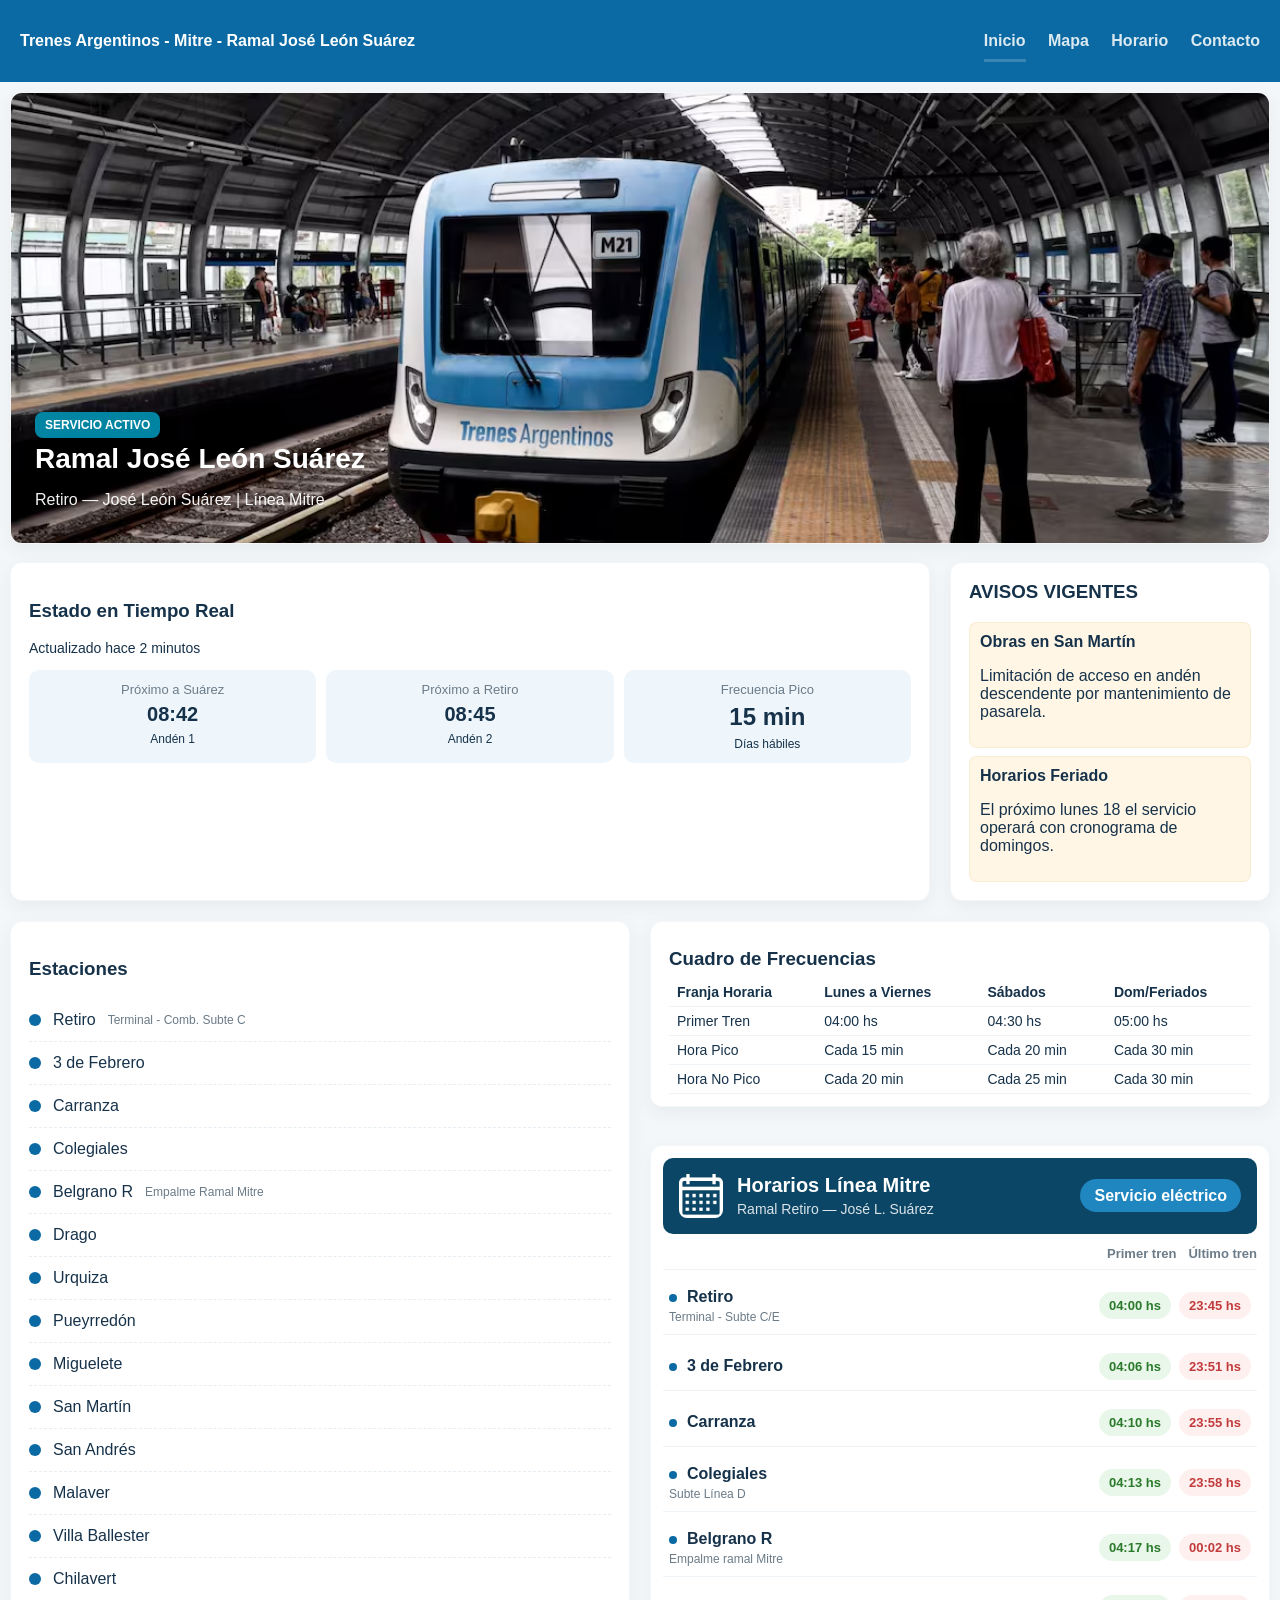
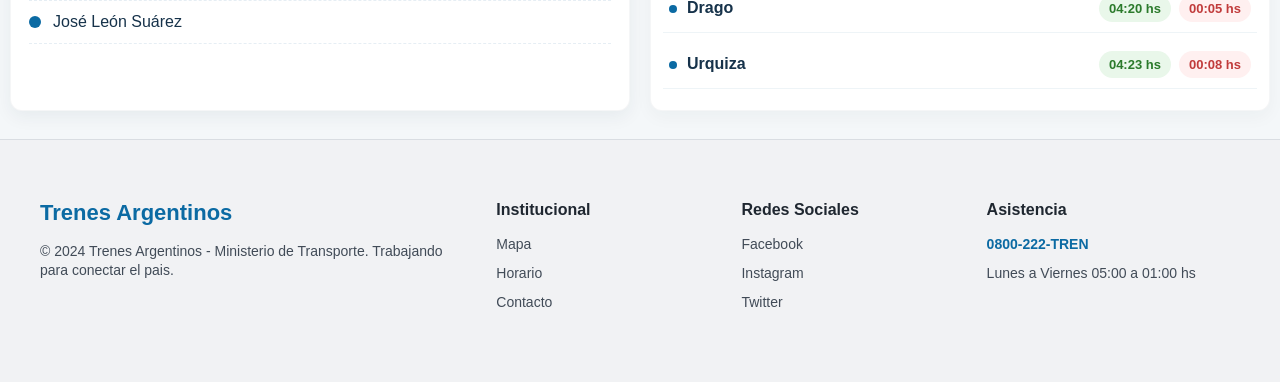
<file: index.html>
<!DOCTYPE html>
<html lang="es">
<head>
        <meta charset="UTF-8">
        <meta name="viewport" content="width=device-width, initial-scale=1.0">
        <title>Línea Mitre — Portal</title>
        <link rel="stylesheet" href="estilos_index.css">
        
        </head>
<body>
    <div class="barra-superior">
        <div class="contenedor">
            <div class="marca">Trenes Argentinos - Mitre - Ramal José León Suárez</div>
            <nav class="navegacion-superior">
                <a href="index.html" class="active">Inicio</a>
                <a href="mapa.html">Mapa</a>
                <a href="horario.html">Horario</a>
                <a href="contacto.html">Contacto</a>
            </nav>
        </div>
    </div>


        <main class="principal">
            <section class="destacado tarjeta">
                <img class="imagen-destacada" src="imagenes/Tren_mitre.jpg" alt="Tren Mitre">
                <div class="superposicion-destacada">
                    <span class="insignia">SERVICIO ACTIVO</span>
                    <h1>Ramal José León Suárez</h1>
                    <p class="subtitulo">Retiro — José León Suárez | Línea Mitre</p>
                </div>
            </section>

            <section class="cuadricula-superior">
                <div class="tarjeta estado">
                    <h3>Estado en Tiempo Real</h3>
                    <p class="muted">Actualizado hace 2 minutos</p>
                    <div class="tarjetas-estado">
                        <div class="tarjeta-pequena">
                            <div class="etiqueta">Próximo a Suárez</div>
                            <div class="hora">08:42</div>
                            <div class="meta">Andén 1</div>
                        </div>
                        <div class="tarjeta-pequena">
                            <div class="etiqueta">Próximo a Retiro</div>
                            <div class="hora">08:45</div>
                            <div class="meta">Andén 2</div>
                        </div>
                        <div class="tarjeta-pequena">
                            <div class="etiqueta">Frecuencia Pico</div>
                            <div class="hora grande">15 min</div>
                            <div class="meta">Días hábiles</div>
                        </div>
                    </div>
                </div>

                <aside class="tarjeta avisos">
                    <h3>AVISOS VIGENTES</h3>
                    <div class="aviso">
                        <strong>Obras en San Martín</strong>
                        <p>Limitación de acceso en andén descendente por mantenimiento de pasarela.</p>
                    </div>
                    <div class="aviso">
                        <strong>Horarios Feriado</strong>
                        <p>El próximo lunes 18 el servicio operará con cronograma de domingos.</p>
                    </div>
                </aside>
            </section>

            <section class="cuadricula-inferior">
                <div class="tarjeta estaciones">
                    <h3>Estaciones</h3>
                    <ul class="lista-estaciones">
                        <li><span class="punto"></span>Retiro <small>Terminal - Comb. Subte C</small></li>
                        <li><span class="punto"></span>3 de Febrero</li>
                        <li><span class="punto"></span>Carranza</li>
                        <li><span class="punto"></span>Colegiales</li>
                        <li><span class="punto"></span>Belgrano R <small>Empalme Ramal Mitre</small></li>
                        <li><span class="punto"></span>Drago</li>
                        <li><span class="punto"></span>Urquiza</li>
                        <li><span class="punto"></span>Pueyrredón</li>
                        <li><span class="punto"></span>Miguelete</li>
                        <li><span class="punto"></span>San Martín</li>
                        <li><span class="punto"></span>San Andrés</li>
                        <li><span class="punto"></span>Malaver</li>
                        <li><span class="punto"></span>Villa Ballester</li>
                        <li><span class="punto"></span>Chilavert</li>
                        <li><span class="punto"></span>José León Suárez</li>
                    </ul>
                </div>

                <div class="tarjeta horarios-detallados">
                <div class="cabecera-horarios">
                    <div class="cabecera-left">
                        <img class="icono-horario" src="imagenes/calendario.png" alt="Calendario">
                        <div class="cabecera-texto">
                            <h3>Horarios Línea Mitre</h3>
                            <p class="subtitulo-pequeno">Ramal Retiro — José L. Suárez</p>
                        </div>
                    </div>
                    <div class="cabecera-right">
                        <span class="pill servicio">Servicio eléctrico</span>
                    </div>
                </div>
                <div class="titulos-horarios">
                    <div></div>
                    <div class="titulos-derecha">
                        <span class="titulo-pequenio">Primer tren</span>
                        <span class="titulo-pequenio">Último tren</span>
                    </div>
                </div>
                <div class="lista-horarios">
                    <div class="item">
                        <div class="estacion"><span class="punto pequeño"></span>Retiro <small>Terminal - Subte C/E</small></div>
                        <div class="horarios"><span class="badge primer">04:00 hs</span><span class="badge ultimo">23:45 hs</span></div>
                    </div>
                    <div class="item">
                        <div class="estacion"><span class="punto pequeño"></span>3 de Febrero</div>
                        <div class="horarios"><span class="badge primer">04:06 hs</span><span class="badge ultimo">23:51 hs</span></div>
                    </div>
                    <div class="item">
                        <div class="estacion"><span class="punto pequeño"></span>Carranza</div>
                        <div class="horarios"><span class="badge primer">04:10 hs</span><span class="badge ultimo">23:55 hs</span></div>
                    </div>
                    <div class="item">
                        <div class="estacion"><span class="punto pequeño"></span>Colegiales <small>Subte Línea D</small></div>
                        <div class="horarios"><span class="badge primer">04:13 hs</span><span class="badge ultimo">23:58 hs</span></div>
                    </div>
                    <div class="item">
                        <div class="estacion"><span class="punto pequeño"></span>Belgrano R <small>Empalme ramal Mitre</small></div>
                        <div class="horarios"><span class="badge primer">04:17 hs</span><span class="badge ultimo">00:02 hs</span></div>
                    </div>
                    <div class="item">
                        <div class="estacion"><span class="punto pequeño"></span>Drago</div>
                        <div class="horarios"><span class="badge primer">04:20 hs</span><span class="badge ultimo">00:05 hs</span></div>
                    </div>
                    <div class="item">
                        <div class="estacion"><span class="punto pequeño"></span>Urquiza</div>
                        <div class="horarios"><span class="badge primer">04:23 hs</span><span class="badge ultimo">00:08 hs</span></div>
                    </div>
                    <div class="item">
                        <div class="estacion"><span class="punto pequeño"></span>Pueyrredón</div>
                        <div class="horarios"><span class="badge primer">04:26 hs</span><span class="badge ultimo">00:11 hs</span></div>
                    </div>
                    <div class="item">
                        <div class="estacion"><span class="punto pequeño"></span>Miguelete</div>
                        <div class="horarios"><span class="badge primer">04:29 hs</span><span class="badge ultimo">00:14 hs</span></div>
                    </div>
                    <div class="item">
                        <div class="estacion"><span class="punto pequeño"></span>San Martín</div>
                        <div class="horarios"><span class="badge primer">04:32 hs</span><span class="badge ultimo">00:17 hs</span></div>
                    </div>
                    <div class="item">
                        <div class="estacion"><span class="punto pequeño"></span>San Andrés</div>
                        <div class="horarios"><span class="badge primer">04:36 hs</span><span class="badge ultimo">00:21 hs</span></div>
                    </div>
                    <div class="item">
                        <div class="estacion"><span class="punto pequeño"></span>Malaver</div>
                        <div class="horarios"><span class="badge primer">04:39 hs</span><span class="badge ultimo">00:24 hs</span></div>
                    </div>
                    <div class="item">
                        <div class="estacion"><span class="punto pequeño"></span>Villa Ballester</div>
                        <div class="horarios"><span class="badge primer">04:43 hs</span><span class="badge ultimo">00:28 hs</span></div>
                    </div>
                    <div class="item">
                        <div class="estacion"><span class="punto pequeño"></span>Chilavert</div>
                        <div class="horarios"><span class="badge primer">04:47 hs</span><span class="badge ultimo">00:32 hs</span></div>
                    </div>
                    <div class="item">
                        <div class="estacion"><span class="punto pequeño"></span>José L. Suárez <small>Terminal</small></div>
                        <div class="horarios"><span class="badge primer">04:52 hs</span><span class="badge ultimo">00:37 hs</span></div>
                    </div>
                </div>
            </div>

                <div class="tarjeta frecuencias">
                    <h3>Cuadro de Frecuencias</h3>
                    <table>
                        <thead>
                            <tr><th>Franja Horaria</th><th>Lunes a Viernes</th><th>Sábados</th><th>Dom/Feriados</th></tr>
                        </thead>
                        <tbody>
                            <tr><td>Primer Tren</td><td>04:00 hs</td><td>04:30 hs</td><td>05:00 hs</td></tr>
                            <tr><td>Hora Pico</td><td>Cada 15 min</td><td>Cada 20 min</td><td>Cada 30 min</td></tr>
                            <tr><td>Hora No Pico</td><td>Cada 20 min</td><td>Cada 25 min</td><td>Cada 30 min</td></tr>
                        </tbody>
                    </table>
                </div>
            </section>
        </main>
    </div>

    <footer class="pie-sitio">
        <div class="contenedor pie-contenido">
            <section class="pie-bloque pie-marca">
                <h3>Trenes Argentinos</h3>
                <p>© 2024 Trenes Argentinos - Ministerio de Transporte. Trabajando para conectar el pais.</p>
            </section>

            <section class="pie-bloque">
                <h4>Institucional</h4>
                <a href="mapa.html">Mapa</a>
                <a href="horario.html">Horario</a>
                <a href="contacto.html">Contacto</a>
            </section>

            <section class="pie-bloque">
                <h4>Redes Sociales</h4>
                <a href="https://www.facebook.com/trenesargentinosop/?locale=es_LA" target="_blank" rel="noopener noreferrer">Facebook</a>
                <a href="https://www.instagram.com/trenesargentinos/" target="_blank" rel="noopener noreferrer">Instagram</a>
                <a href="https://twitter.com/trenesargentinos" target="_blank" rel="noopener noreferrer">Twitter</a>
            </section>

            <section class="pie-bloque">
                <h4>Asistencia</h4>
                <a class="telefono" href="tel:08002228736">0800-222-TREN</a>
                <p>Lunes a Viernes 05:00 a 01:00 hs</p>
            </section>
        </div>
    </footer>

</body>
</html>
</file>
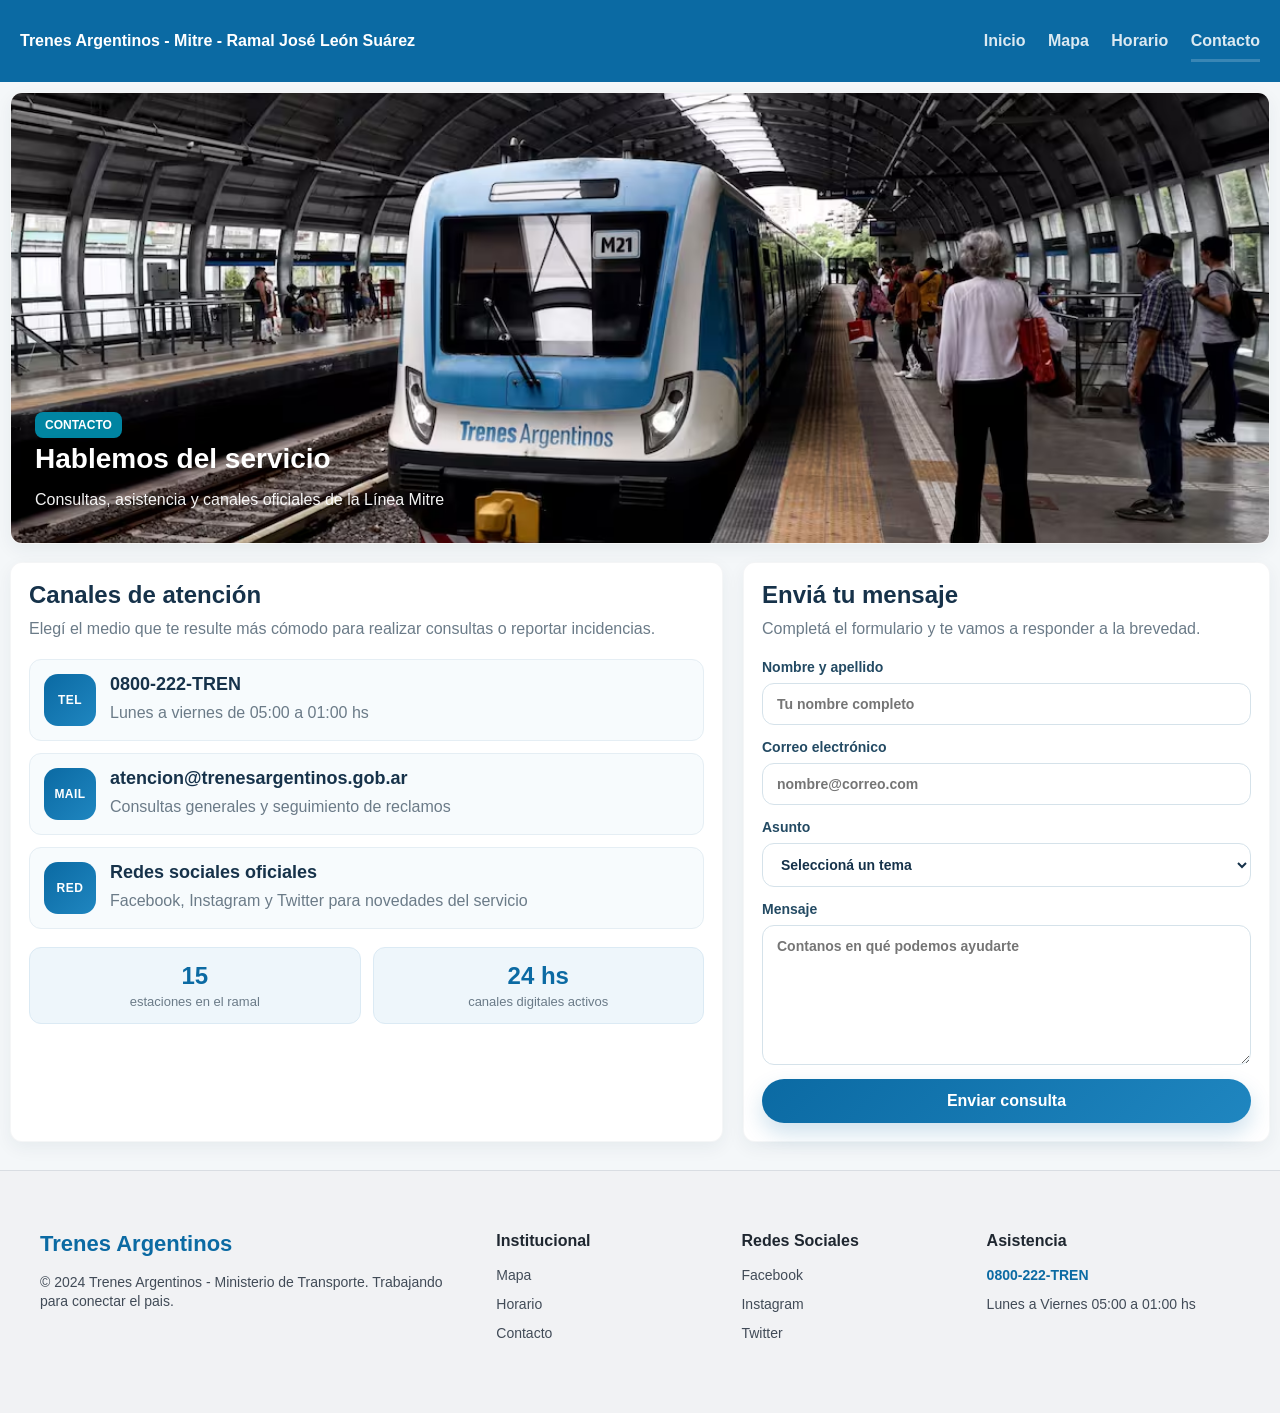
<file: contacto.html>
<!DOCTYPE html>
<html lang="es">
<head>
    <meta charset="UTF-8">
    <meta name="viewport" content="width=device-width, initial-scale=1.0">
    <title>Contacto — Línea Mitre</title>
    <link rel="stylesheet" href="estilos_contacto.css">
</head>
<body>
    <header class="barra-superior">
        <div class="contenedor">
            <div class="marca">Trenes Argentinos - Mitre - Ramal José León Suárez</div>
            <nav class="navegacion-superior">
                <a href="index.html">Inicio</a>
                <a href="mapa.html">Mapa</a>
                <a href="horario.html">Horario</a>
                <a class="active" href="contacto.html">Contacto</a>
            </nav>
        </div>
    </header>

    <main class="principal">
        <section class="destacado tarjeta">
            <img class="imagen-destacada" src="imagenes/Tren_mitre.jpg" alt="Tren Mitre">
            <div class="superposicion-destacada">
                <span class="insignia">CONTACTO</span>
                <h1>Hablemos del servicio</h1>
                <p class="subtitulo">Consultas, asistencia y canales oficiales de la Línea Mitre</p>
            </div>
        </section>

        <section class="contacto-grid">
            <div class="tarjeta contacto-info">
                <h2>Canales de atención</h2>
                <p class="muted">Elegí el medio que te resulte más cómodo para realizar consultas o reportar incidencias.</p>

                <div class="contacto-lista">
                    <article class="contacto-item">
                        <div class="contacto-icono">TEL</div>
                        <div>
                            <h3>0800-222-TREN</h3>
                            <p>Lunes a viernes de 05:00 a 01:00 hs</p>
                        </div>
                    </article>

                    <article class="contacto-item">
                        <div class="contacto-icono">MAIL</div>
                        <div>
                            <h3>atencion@trenesargentinos.gob.ar</h3>
                            <p>Consultas generales y seguimiento de reclamos</p>
                        </div>
                    </article>

                    <article class="contacto-item">
                        <div class="contacto-icono">RED</div>
                        <div>
                            <h3>Redes sociales oficiales</h3>
                            <p>Facebook, Instagram y Twitter para novedades del servicio</p>
                        </div>
                    </article>
                </div>

                <div class="contacto-extra">
                    <div class="dato-contacto">
                        <span class="dato-numero">15</span>
                        <span class="dato-texto">estaciones en el ramal</span>
                    </div>
                    <div class="dato-contacto">
                        <span class="dato-numero">24 hs</span>
                        <span class="dato-texto">canales digitales activos</span>
                    </div>
                </div>
            </div>

            <aside class="tarjeta contacto-formulario">
                <h2>Enviá tu mensaje</h2>
                <p class="muted">Completá el formulario y te vamos a responder a la brevedad.</p>

                <form class="formulario-contacto" action="#" method="post">
                    <label>
                        <span>Nombre y apellido</span>
                        <input type="text" name="nombre" placeholder="Tu nombre completo" required>
                    </label>

                    <label>
                        <span>Correo electrónico</span>
                        <input type="email" name="email" placeholder="nombre@correo.com" required>
                    </label>

                    <label>
                        <span>Asunto</span>
                        <select name="asunto" required>
                            <option value="">Seleccioná un tema</option>
                            <option value="consulta">Consulta general</option>
                            <option value="horarios">Horarios</option>
                            <option value="reclamo">Reclamo o sugerencia</option>
                            <option value="accesibilidad">Accesibilidad</option>
                        </select>
                    </label>

                    <label>
                        <span>Mensaje</span>
                        <textarea name="mensaje" rows="6" placeholder="Contanos en qué podemos ayudarte" required></textarea>
                    </label>

                    <button type="submit" class="boton-enviar">Enviar consulta</button>
                </form>
            </aside>
        </section>
    </main>

    <footer class="pie-sitio">
        <div class="contenedor pie-contenido">
            <section class="pie-bloque pie-marca">
                <h3>Trenes Argentinos</h3>
                <p>© 2024 Trenes Argentinos - Ministerio de Transporte. Trabajando para conectar el pais.</p>
            </section>

            <section class="pie-bloque">
                <h4>Institucional</h4>
                <a href="mapa.html">Mapa</a>
                <a href="horario.html">Horario</a>
                <a href="contacto.html">Contacto</a>
            </section>

            <section class="pie-bloque">
                <h4>Redes Sociales</h4>
                <a href="https://www.facebook.com/trenesargentinosop/?locale=es_LA" target="_blank" rel="noopener noreferrer">Facebook</a>
                <a href="https://www.instagram.com/trenesargentinos/" target="_blank" rel="noopener noreferrer">Instagram</a>
                <a href="https://twitter.com/trenesargentinos" target="_blank" rel="noopener noreferrer">Twitter</a>
            </section>

            <section class="pie-bloque">
                <h4>Asistencia</h4>
                <a class="telefono" href="tel:08002228736">0800-222-TREN</a>
                <p>Lunes a Viernes 05:00 a 01:00 hs</p>
            </section>
        </div>
    </footer>

</body>
</html>
</file>
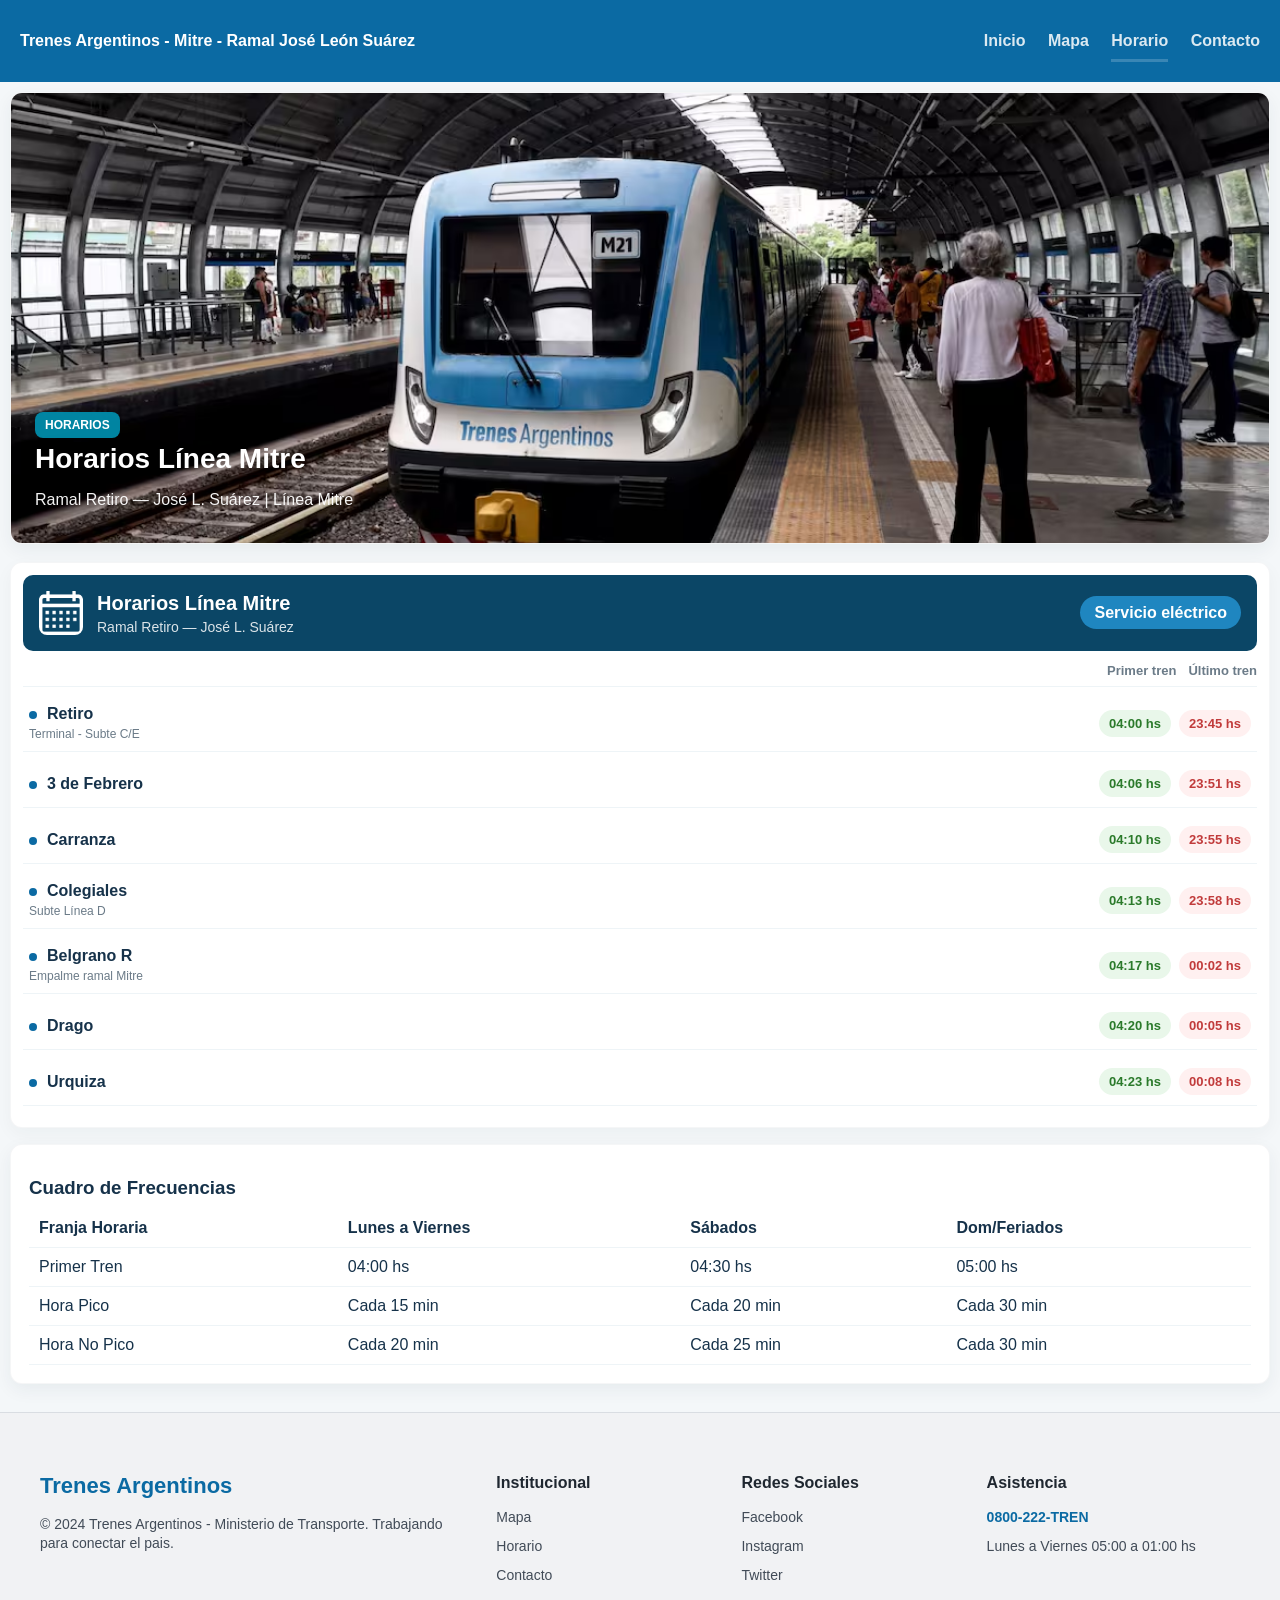
<file: horario.html>
<!DOCTYPE html>
<html lang="es">
<head>
    <meta charset="utf-8">
    <meta name="viewport" content="width=device-width, initial-scale=1.0">
    <title>Horarios — Línea Mitre</title>
    <link rel="stylesheet" href="estilos_horarios.css">
</head>
<body>
    <header class="barra-superior">
        <div class="contenedor">
            <div class="marca">Trenes Argentinos - Mitre - Ramal José León Suárez</div>
            <nav class="navegacion-superior">
                <a href="index.html">Inicio</a>
                <a href="mapa.html">Mapa</a>
                <a href="horario.html" class="active">Horario</a>
                <a href="contacto.html">Contacto</a>
            </nav>
        </div>
    </header>

    <main class="principal">
        <section class="destacado tarjeta">
            <img class="imagen-destacada" src="imagenes/Tren_mitre.jpg" alt="Tren Mitre">
            <div class="superposicion-destacada">
                <span class="insignia">HORARIOS</span>
                <h1>Horarios Línea Mitre</h1>
                <p class="subtitulo">Ramal Retiro — José L. Suárez | Línea Mitre</p>
            </div>
        </section>

            </div>

            <div class="tarjeta horarios-detallados">
                <div class="cabecera-horarios">
                    <div class="cabecera-left">
                        <img class="icono-horario" src="imagenes/calendario.png" alt="Calendario">
                        <div class="cabecera-texto">
                            <h3>Horarios Línea Mitre</h3>
                            <p class="subtitulo-pequeno">Ramal Retiro — José L. Suárez</p>
                        </div>
                    </div>
                    <div class="cabecera-right">
                        <span class="pill servicio">Servicio eléctrico</span>
                    </div>
                </div>

                <div class="titulos-horarios">
                    <div></div>
                    <div class="titulos-derecha">
                        <span class="titulo-pequenio">Primer tren</span>
                        <span class="titulo-pequenio">Último tren</span>
                    </div>
                </div>

                <div class="lista-horarios">
                    <div class="item">
                        <div class="estacion"><span class="punto pequeño"></span>Retiro <small>Terminal - Subte C/E</small></div>
                        <div class="horarios"><span class="badge primer">04:00 hs</span><span class="badge ultimo">23:45 hs</span></div>
                    </div>
                    <div class="item">
                        <div class="estacion"><span class="punto pequeño"></span>3 de Febrero</div>
                        <div class="horarios"><span class="badge primer">04:06 hs</span><span class="badge ultimo">23:51 hs</span></div>
                    </div>
                    <div class="item">
                        <div class="estacion"><span class="punto pequeño"></span>Carranza</div>
                        <div class="horarios"><span class="badge primer">04:10 hs</span><span class="badge ultimo">23:55 hs</span></div>
                    </div>
                    <div class="item">
                        <div class="estacion"><span class="punto pequeño"></span>Colegiales <small>Subte Línea D</small></div>
                        <div class="horarios"><span class="badge primer">04:13 hs</span><span class="badge ultimo">23:58 hs</span></div>
                    </div>
                    <div class="item">
                        <div class="estacion"><span class="punto pequeño"></span>Belgrano R <small>Empalme ramal Mitre</small></div>
                        <div class="horarios"><span class="badge primer">04:17 hs</span><span class="badge ultimo">00:02 hs</span></div>
                    </div>
                    <div class="item">
                        <div class="estacion"><span class="punto pequeño"></span>Drago</div>
                        <div class="horarios"><span class="badge primer">04:20 hs</span><span class="badge ultimo">00:05 hs</span></div>
                    </div>
                    <div class="item">
                        <div class="estacion"><span class="punto pequeño"></span>Urquiza</div>
                        <div class="horarios"><span class="badge primer">04:23 hs</span><span class="badge ultimo">00:08 hs</span></div>
                    </div>
                    <div class="item">
                        <div class="estacion"><span class="punto pequeño"></span>Pueyrredón</div>
                        <div class="horarios"><span class="badge primer">04:26 hs</span><span class="badge ultimo">00:11 hs</span></div>
                    </div>
                    <div class="item">
                        <div class="estacion"><span class="punto pequeño"></span>Miguelete</div>
                        <div class="horarios"><span class="badge primer">04:29 hs</span><span class="badge ultimo">00:14 hs</span></div>
                    </div>
                    <div class="item">
                        <div class="estacion"><span class="punto pequeño"></span>San Martín</div>
                        <div class="horarios"><span class="badge primer">04:32 hs</span><span class="badge ultimo">00:17 hs</span></div>
                    </div>
                    <div class="item">
                        <div class="estacion"><span class="punto pequeño"></span>San Andrés</div>
                        <div class="horarios"><span class="badge primer">04:36 hs</span><span class="badge ultimo">00:21 hs</span></div>
                    </div>
                    <div class="item">
                        <div class="estacion"><span class="punto pequeño"></span>Malaver</div>
                        <div class="horarios"><span class="badge primer">04:39 hs</span><span class="badge ultimo">00:24 hs</span></div>
                    </div>
                    <div class="item">
                        <div class="estacion"><span class="punto pequeño"></span>Villa Ballester</div>
                        <div class="horarios"><span class="badge primer">04:43 hs</span><span class="badge ultimo">00:28 hs</span></div>
                    </div>
                    <div class="item">
                        <div class="estacion"><span class="punto pequeño"></span>Chilavert</div>
                        <div class="horarios"><span class="badge primer">04:47 hs</span><span class="badge ultimo">00:32 hs</span></div>
                    </div>
                    <div class="item">
                        <div class="estacion"><span class="punto pequeño"></span>José L. Suárez <small>Terminal</small></div>
                        <div class="horarios"><span class="badge primer">04:52 hs</span><span class="badge ultimo">00:37 hs</span></div>
                    </div>
                </div>
            </div>

            <div class="tarjeta frecuencias">
                <h3>Cuadro de Frecuencias</h3>
                <table>
                    <thead>
                        <tr><th>Franja Horaria</th><th>Lunes a Viernes</th><th>Sábados</th><th>Dom/Feriados</th></tr>
                    </thead>
                    <tbody>
                        <tr><td>Primer Tren</td><td>04:00 hs</td><td>04:30 hs</td><td>05:00 hs</td></tr>
                        <tr><td>Hora Pico</td><td>Cada 15 min</td><td>Cada 20 min</td><td>Cada 30 min</td></tr>
                        <tr><td>Hora No Pico</td><td>Cada 20 min</td><td>Cada 25 min</td><td>Cada 30 min</td></tr>
                    </tbody>
                </table>
            </div>
        </section>
    </main>

    <footer class="pie-sitio">
        <div class="contenedor pie-contenido">
            <section class="pie-bloque pie-marca">
                <h3>Trenes Argentinos</h3>
                <p>© 2024 Trenes Argentinos - Ministerio de Transporte. Trabajando para conectar el pais.</p>
            </section>

            <section class="pie-bloque">
                <h4>Institucional</h4>
                <a href="mapa.html">Mapa</a>
                <a href="horario.html">Horario</a>
                <a href="contacto.html">Contacto</a>
            </section>

            <section class="pie-bloque">
                <h4>Redes Sociales</h4>
                <a href="https://www.facebook.com/trenesargentinosop/?locale=es_LA" target="_blank" rel="noopener noreferrer">Facebook</a>
                <a href="https://www.instagram.com/trenesargentinos/" target="_blank" rel="noopener noreferrer">Instagram</a>
                <a href="https://twitter.com/trenesargentinos" target="_blank" rel="noopener noreferrer">Twitter</a>
            </section>

            <section class="pie-bloque">
                <h4>Asistencia</h4>
                <a class="telefono" href="tel:08002228736">0800-222-TREN</a>
                <p>Lunes a Viernes 05:00 a 01:00 hs</p>
            </section>
        </div>
    </footer>

</body>
</html>
</file>
<file: estilos_index.css>
.html, body {
	height: 100%;
}



html, body {
	height: 100%;
}

body {
	font-family: libre franklin, sans-serif;
	margin: 0;
	background: #f4f7f9;
	color: #16324a;
}

img {
	display: block;
	border-radius: 14px;
}

.contenedor {
	max-width: 1200px;
	margin: 0 auto;
	padding: 20px;
}

.barra-superior {
	background: #0b6aa3;
	color: #fff;
}

.barra-superior .contenedor {
	display: flex;
	align-items: center;
	justify-content: space-between;
	max-width: 1400px;
}

.marca {
	font-weight: 700;
	padding: 12px 0;
}

.navegacion-superior a {
	color: rgba(255, 255, 255, 0.9);
	margin-left: 18px;
	text-decoration: none;
	font-weight: 600;
	opacity: 0.95;
}

.navegacion-superior a.active {
	border-bottom: 3px solid rgba(255, 255, 255, 0.2);
	padding-bottom: 10px;
}

.aplicacion {
	display: grid;
	grid-template-columns: 260px 1fr;
	gap: 24px;
	padding-top: 18px;
}

.barra-lateral {
	background: transparent;
	padding: 8px 0;
}

.linea {
	color: var(--primary);
	margin: 8px 0 16px 8px;
}

.menu {
	list-style: none;
	padding: 0;
	margin: 0;
}

.elemento-menu {
	background: #fff;
	border: 2px dashed #dfe9ef;
	padding: 14px;
	border-radius: 10px;
	margin: 10px 0;
	display: flex;
	align-items: center;
	gap: 8px;
	color: #234a63;
}

.elemento-menu.activo {
	background: #1e9ed9;
	color: #fff;
	border-style: solid;
	box-shadow: 0 4px 10px rgba(16, 82, 120, 0.06);
}

.elemento-menu.alertas {
	display: flex;
	align-items: center;
}

.principal {
	min-height: 400px;
	margin: 10px;
}

.tarjeta {
	background: #ffffff;
	border-radius: 12px;
	padding: 18px;
	box-shadow: 0 6px 18px rgba(19, 45, 60, 0.06);
	border: 1px solid rgba(10, 33, 49, 0.04);
}

.tarjeta.frecuencias {
	padding: 12px 18px;
	overflow: hidden;
	max-height: none;
}

.tarjeta.frecuencias table {
	margin-top: 6px;
}

.tarjeta.frecuencias th,
.tarjeta.frecuencias td {
	padding: 6px 8px;
	font-size: 14px;
}


.horarios-detallados {
	margin-top: 22px;
}

.destacado {
	position: relative;
	padding: 0;
	overflow: hidden;
}

.imagen-destacada {
	height: 450px;
	width: 104%;
	max-width: none;
	margin-left: -2%;
	object-fit: cover;
}

.superposicion-destacada {
	position: absolute;
	left: 24px;
	bottom: 18px;
	color: #fff;
}

.destacado .insignia {
	background: rgba(0, 140, 170, 0.95);
	padding: 6px 10px;
	border-radius: 8px;
	font-weight: 700;
	font-size: 12px;
}

.destacado h1 {
	margin: 10px 0 4px;
	font-size: 28px;
	text-shadow: 0 4px 14px rgba(0, 0, 0, 0.25);
}

.destacado .subtitulo {
	opacity: 0.95;
}

.cuadricula-superior {
	display: grid;
	grid-template-columns: 1fr 320px;
	gap: 20px;
	margin-top: 18px;
}

.estado .muted {
	color: var(--muted);
	font-size: 14px;
}

.tarjetas-estado {
	display: flex;
	gap: 10px;
	margin-top: 12px;
}

.tarjeta-pequena {
	background: #eef6fb;
	padding: 12px;
	border-radius: 10px;
	flex: 1;
	text-align: center;
}

.tarjeta-pequena .etiqueta {
	font-size: 13px;
	color: #6b7b88;
}

.tarjeta-pequena .hora {
	font-size: 20px;
	font-weight: 700;
	margin-top: 6px;
}

.tarjeta-pequena .hora.grande {
	font-size: 24px;
}

.tarjeta-pequena .meta {
	font-size: 12px;
	color: var(--muted);
	margin-top: 6px;
}

.avisos h3 {
	margin-top: 0;
}

.aviso {
	background: #fff6e6;
	padding: 10px;
	border-radius: 8px;
	margin-top: 8px;
	border: 1px solid rgba(200, 160, 50, 0.12);
}

.cuadricula-inferior {
	display: grid;
	grid-template-columns: 1fr 1fr;
	gap: 20px;
	margin-top: 20px;
}

.cuadricula-inferior .estaciones {
	grid-column: 1;
	grid-row: 1 / span 2;
}

.cuadricula-inferior .frecuencias {
	grid-column: 2;
	grid-row: 1;
}

.cuadricula-inferior .horarios-detallados {
	grid-column: 2;
	grid-row: 2;
}

.lista-estaciones {
	list-style: none;
	padding: 0;
	margin: 0;
}

.lista-estaciones li {
	padding: 12px 0;
	border-bottom: 1px dashed #e6eef4;
	display: flex;
	align-items: center;
	gap: 12px;
}

.lista-estaciones small {
	display: block;
	color: #6b7b88;
	font-size: 12px;
}

.punto {
	width: 12px;
	height: 12px;
	border-radius: 50%;
	background: #0b6aa3;
	display: inline-block;
}

table {
	width: 100%;
	border-collapse: collapse;
	margin-top: 10px;
}

.horarios-detallados {
	margin-top: 18px;
	padding: 12px;
	background: #ffffff;
	border-radius: 12px;
	box-shadow: 0 6px 18px rgba(19, 45, 60, 0.04);
}

.horarios-detallados h3,
.frecuencias h3 {
    margin-top: 14px;
    margin-bottom: 8px;
}

.tabla-horarios th, .tabla-horarios td {
	padding: 10px 12px;
	text-align: left;
	border-bottom: 1px solid #eef4f7;
}

.tabla-horarios th {
	color: #6b7b88;
	font-weight: 700;
	font-size: 12px;
	text-transform: uppercase;
	letter-spacing: 0.6px;
}

.badge {
	display: inline-block;
	padding: 6px 10px;
	border-radius: 20px;
	font-weight: 700;
	font-size: 13px;
}

.badge.primer {
	background: #e9f7ea;
	color: #2b7a2b;
}

.badge.ultimo {
	background: #fff0f0;
	color: #c13b3b;
}

.punto.pequeño {
	width: 8px;
	height: 8px;
	display: inline-block;
	border-radius: 50%;
	background: #0b6aa3;
	margin-right: 10px;
}

.lista-horarios {
	display: flex;
	flex-direction: column;
	gap: 8px;
	margin-top: 8px;
	max-height: 420px;
	overflow: auto;
}

.titulos-horarios {
	display: flex;
	justify-content: space-between;
	align-items: center;
	padding-bottom: 8px;
	border-bottom: 1px solid #eef4f7;
	margin-bottom: 8px;
}
.titulos-horarios .titulos-derecha {
	display: flex;
	gap: 12px;
	align-items: center;
}
.titulo-pequenio {
	font-size: 13px;
	color: #6b7b88;
	font-weight: 700;
}
.cabecera-horarios {
	display: flex;
	justify-content: space-between;
	align-items: center;
	background: #0b4666;
	color: #ffffff;
	padding: 16px;
	border-radius: 10px;
	margin-bottom: 12px;
}
.cabecera-left {
	display: flex;
	align-items: center;
	gap: 14px;
}
.icono-horario {
	width: 44px;
	height: 44px;
	border-radius: 8px;
	display: block;
	object-fit: cover;
}
.cabecera-texto h3 {
	margin: 0;
	font-size: 20px;
}
.subtitulo-pequeno {
	margin: 4px 0 0;
	opacity: 0.95;
	color: rgba(255,255,255,0.9);
	font-size: 14px;
}
.pill.servicio {
	background: #1f86c0;
	padding: 8px 14px;
	border-radius: 999px;
	font-weight: 700;
	color: #fff;
}

.lista-horarios .item {
	display: flex;
	align-items: center;
	justify-content: space-between;
	padding: 10px 6px;
	border-bottom: 1px solid #eef4f7;
}

.lista-horarios .estacion {
	font-weight: 700;
}

.lista-horarios .estacion small {
	display: block;
	font-weight: 400;
	color: #6b7b88;
	font-size: 12px;
	margin-top: 4px;
}

.lista-horarios .horarios {
	display: flex;
	gap: 8px;
	align-items: center;
}

th, td {
	padding: 10px;
	text-align: left;
	border-bottom: 1px solid #eef4f7;
}

th {
	color: var(--primary);
	font-weight: 700;
}

@media (max-width: 900px) {
	.barra-superior .contenedor {
		flex-direction: column;
		align-items: flex-start;
		gap: 8px;
	}

.menu-hamburguesa {
	display: none;
	background: transparent;
	border: 1px solid rgba(255, 255, 255, 0.25);
	border-radius: 10px;
	padding: 8px;
	cursor: pointer;
}

.menu-hamburguesa span {
	display: block;
	width: 22px;
	height: 2px;
	background: #fff;
	border-radius: 999px;
	margin: 4px 0;
}

@media (max-width: 900px) {	
	.menu-hamburguesa {
		display: none;
	}

	.navegacion-superior {
		position: static;
		top: auto;
		left: auto;
		width: 100%;
		height: auto;
		padding: 0;
		margin: 0;
		background: transparent;
		display: flex;
		flex-direction: column;
		gap: 12px;
		transform: none;
		box-shadow: none;
	}

	.navegacion-superior a {
		margin-left: 0;
		padding-bottom: 0;
		font-size: 16px;
	}
}

.menu-toggle {
	display: none;
}



@media (max-width: 600px) {
	.pill.servicio {
		display: none;
	}
}

	.navegacion-superior {
		display: flex;
		flex-direction: column;
		gap: 8px;
		width: 100%;
	}

	.aplicacion {
		grid-template-columns: 1fr;
		padding: 12px;
	}

	.cuadricula-superior {
		grid-template-columns: 1fr;
	}

	.cuadricula-inferior {
		grid-template-columns: 1fr;
	}

	.cuadricula-inferior .estaciones,
	.cuadricula-inferior .frecuencias,
	.cuadricula-inferior .horarios-detallados {
		grid-column: auto;
		grid-row: auto;
	}

	.imagen-destacada {
		height: 180px;
		width: 100%;
		margin-left: 0;
		border-radius: 10px;
	}
	table {
		display: block;
		width: 100%;
		overflow-x: auto;
		-webkit-overflow-scrolling: touch;
	}

	.contenedor {
		padding: 12px;
	}
}

.navegacion-superior a:hover {
	text-decoration: underline;
	opacity: 1;
}

.tarjeta, .tarjeta-pequena, .lista-horarios .item, .lista-estaciones li, .badge {
	transition: transform 180ms ease, box-shadow 180ms ease, background-color 180ms ease, opacity 160ms ease;
}

.tarjeta:not(.destacado):not(.horarios-detallados):hover {
	transform: translateY(-6px);
	box-shadow: 0 12px 30px rgba(19, 45, 60, 0.12);
}

.tarjeta-pequena:hover {
	transform: translateY(-4px);
	box-shadow: 0 8px 20px rgba(19, 45, 60, 0.08);
}

.lista-horarios .item:hover {
	background: #f7fbfd;
}

.lista-estaciones li:hover {
	background: #fbfeff;
}

.badge:hover {
	transform: translateY(-2px);
	box-shadow: 0 6px 14px rgba(16, 82, 120, 0.06);
}



.pie-sitio {
	margin-top: 28px;
	padding: 40px 0;
	background: #f1f2f4;
	border-top: 1px solid #d9dde2;
}

.pie-contenido {
	display: grid;
	grid-template-columns: 2fr 1fr 1fr 1.2fr;
	gap: 34px;
	align-items: start;
}

.pie-bloque h3,
.pie-bloque h4 {
	margin: 0 0 16px;
	line-height: 1.2;
}

.pie-marca h3 {
	font-size: 22px;
	font-weight: 700;
	color: #0b6aa3;
}

.pie-bloque h4 {
	font-size: 16px;
	font-weight: 700;
	color: #1f2730;
}

.pie-bloque p,
.pie-bloque a {
	display: block;
	margin: 0 0 10px;
	font-size: 14px;
	line-height: 1.35;
	color: #414b57;
	text-decoration: none;
}

.pie-bloque a:hover {
	text-decoration: underline;
}

.pie-bloque .telefono {
	font-weight: 700;
	color: #0b6aa3;
}

@media (max-width: 1200px) {
	.pie-marca h3 {
		font-size: 20px;
	}

	.pie-bloque h4 {
		font-size: 15px;
	}

	.pie-bloque p,
	.pie-bloque a {
		font-size: 13px;
	}
}

@media (max-width: 900px) {
	.pie-sitio {
		padding: 28px 0;
	}

	.pie-contenido {
		grid-template-columns: 1fr;
		gap: 20px;
	}

	.pie-marca h3 {
		font-size: 20px;
	}

	.pie-bloque h4 {
		font-size: 16px;
	}

	.pie-bloque p,
	.pie-bloque a {
		font-size: 14px;
	}
}
</file>
<file: estilos_contacto.css>
html, body {
	height: 100%;
}

body {
	font-family: libre franklin, sans-serif;
	margin: 0;
	background: #f4f7f9;
	color: #16324a;
}

img {
	display: block;
	border-radius: 14px;
}

.contenedor {
	max-width: 1200px;
	margin: 0 auto;
	padding: 20px;
}

.barra-superior {
	background: #0b6aa3;
	color: #fff;
}

.barra-superior .contenedor {
	display: flex;
	align-items: center;
	justify-content: space-between;
	max-width: 1400px;
}

.marca {
	font-weight: 700;
	padding: 12px 0;
}

.navegacion-superior a {
	color: rgba(255, 255, 255, 0.9);
	margin-left: 18px;
	text-decoration: none;
	font-weight: 600;
	opacity: 0.95;
}

.navegacion-superior a.active {
	border-bottom: 3px solid rgba(255, 255, 255, 0.2);
	padding-bottom: 10px;
}

.principal {
	min-height: 400px;
	margin: 10px;
}

.tarjeta {
	background: #ffffff;
	border-radius: 12px;
	padding: 18px;
	box-shadow: 0 6px 18px rgba(19, 45, 60, 0.06);
	border: 1px solid rgba(10, 33, 49, 0.04);
}

.destacado {
	position: relative;
	padding: 0;
	overflow: hidden;
}

.imagen-destacada {
	height: 450px;
	width: 104%;
	max-width: none;
	margin-left: -2%;
	object-fit: cover;
}

.superposicion-destacada {
	position: absolute;
	left: 24px;
	bottom: 18px;
	color: #fff;
}

.destacado .insignia {
	background: rgba(0, 140, 170, 0.95);
	padding: 6px 10px;
	border-radius: 8px;
	font-weight: 700;
	font-size: 12px;
}

.destacado h1 {
	margin: 10px 0 4px;
	font-size: 28px;
	text-shadow: 0 4px 14px rgba(0, 0, 0, 0.25);
}

.destacado .subtitulo {
	opacity: 0.95;
}

.contacto-grid {
	display: grid;
	grid-template-columns: 1.15fr 0.85fr;
	gap: 20px;
	margin-top: 18px;
}

.contacto-info h2,
.contacto-formulario h2 {
	margin: 0;
	font-size: 24px;
}

.muted {
	color: #6b7b88;
	margin: 8px 0 0;
	line-height: 1.5;
}

.contacto-lista {
	display: grid;
	gap: 12px;
	margin-top: 18px;
}

.contacto-item {
	display: flex;
	align-items: flex-start;
	gap: 14px;
	padding: 14px;
	border-radius: 12px;
	background: #f7fbfd;
	border: 1px solid #e5eef4;
}

.contacto-icono {
	min-width: 52px;
	height: 52px;
	display: grid;
	place-items: center;
	border-radius: 14px;
	background: linear-gradient(135deg, #0b6aa3, #1f86c0);
	color: #fff;
	font-size: 12px;
	font-weight: 700;
	letter-spacing: 0.04em;
}

.contacto-item h3 {
	margin: 0;
	font-size: 18px;
}

.contacto-item p {
	margin: 6px 0 0;
	color: #6b7b88;
	line-height: 1.45;
}

.contacto-extra {
	display: grid;
	grid-template-columns: repeat(2, minmax(0, 1fr));
	gap: 12px;
	margin-top: 18px;
}

.dato-contacto {
	background: #eef6fb;
	border-radius: 12px;
	padding: 14px;
	text-align: center;
	border: 1px solid #dbeaf4;
}

.dato-numero {
	display: block;
	font-size: 24px;
	font-weight: 700;
	color: #0b6aa3;
}

.dato-texto {
	display: block;
	font-size: 13px;
	color: #6b7b88;
	margin-top: 4px;
}

.contacto-formulario {
	display: flex;
	flex-direction: column;
}

.formulario-contacto {
	display: grid;
	gap: 14px;
	margin-top: 18px;
}

.formulario-contacto label {
	display: grid;
	gap: 8px;
	font-size: 14px;
	font-weight: 600;
	color: #234a63;
}

.formulario-contacto input,
.formulario-contacto select,
.formulario-contacto textarea {
	width: 100%;
	box-sizing: border-box;
	border: 1px solid #d5e2ea;
	border-radius: 12px;
	background: #fff;
	padding: 12px 14px;
	font: inherit;
	color: #16324a;
	outline: none;
	transition: border-color 0.15s ease, box-shadow 0.15s ease;
}

.formulario-contacto input:focus,
.formulario-contacto select:focus,
.formulario-contacto textarea:focus {
	border-color: #0b6aa3;
	box-shadow: 0 0 0 3px rgba(11, 106, 163, 0.12);
}

.formulario-contacto textarea {
	resize: vertical;
	min-height: 140px;
}

.boton-enviar {
	border: none;
	border-radius: 999px;
	padding: 13px 18px;
	background: linear-gradient(135deg, #0b6aa3, #1f86c0);
	color: #fff;
	font: inherit;
	font-weight: 700;
	cursor: pointer;
	box-shadow: 0 10px 22px rgba(11, 106, 163, 0.2);
}

.boton-enviar:hover {
	filter: brightness(1.03);
}

.pie-sitio {
	margin-top: 28px;
	padding: 40px 0;
	background: #f1f2f4;
	border-top: 1px solid #d9dde2;
}

.pie-contenido {
	display: grid;
	grid-template-columns: 2fr 1fr 1fr 1.2fr;
	gap: 34px;
	align-items: start;
}

.pie-bloque h3,
.pie-bloque h4 {
	margin: 0 0 16px;
	line-height: 1.2;
}

.pie-marca h3 {
	font-size: 22px;
	font-weight: 700;
	color: #0b6aa3;
}

.pie-bloque h4 {
	font-size: 16px;
	font-weight: 700;
	color: #1f2730;
}

.pie-bloque p,
.pie-bloque a {
	display: block;
	margin: 0 0 10px;
	font-size: 14px;
	line-height: 1.35;
	color: #414b57;
	text-decoration: none;
}

.pie-bloque .telefono {
	font-weight: 700;
	color: #0b6aa3;
}

@media (max-width: 900px) {
	.barra-superior .contenedor {
		flex-direction: column;
		align-items: flex-start;
		gap: 8px;
	}


@media (max-width: 600px) {
	.pill.servicio {
		display: none;
	}
}


.menu-hamburguesa {
	display: none;
	background: transparent;
	border: 1px solid rgba(255, 255, 255, 0.25);
	border-radius: 10px;
	padding: 8px;
	cursor: pointer;
}

.menu-hamburguesa span {
	display: block;
	width: 22px;
	height: 2px;
	background: #fff;
	border-radius: 999px;
	margin: 4px 0;
}

@media (max-width: 900px) {

	.navegacion-superior {
		position: static;
		top: auto;
		left: auto;
		width: 100%;
		height: auto;
		padding: 0;
		margin: 0;
		background: transparent;
		display: flex;
		flex-direction: column;
		gap: 12px;
		transform: none;
		box-shadow: none;
	}

	.navegacion-superior a {
		margin-left: 0;
		padding-bottom: 0;
		font-size: 16px;
	}
}

.menu-toggle {
	display: none;
}

	.navegacion-superior {
		display: flex;
		flex-direction: column;
		gap: 8px;
		width: 100%;
	}

	.contacto-grid {
		grid-template-columns: 1fr;
	}

	.contacto-extra {
		grid-template-columns: 1fr;
	}

	.imagen-destacada {
		height: 180px;
		width: 100%;
		margin-left: 0;
		border-radius: 10px;
	}

	table {
		display: block;
		width: 100%;
		overflow-x: auto;
		-webkit-overflow-scrolling: touch;
	}


	}
</file>
<file: estilos_horarios.css>
html, body {
	height: 100%;
}

body {
	font-family: libre franklin, sans-serif;
	margin: 0;
	background: #f4f7f9;
	color: #16324a;
}

img {
	display: block;
	border-radius: 14px;
}

.contenedor {
	max-width: 1200px;
	margin: 0 auto;
	padding: 20px;
}

.barra-superior {
	background: #0b6aa3;
	color: #fff;
}

.barra-superior .contenedor {
	display: flex;
	align-items: center;
	justify-content: space-between;
	max-width: 1400px;
}

.marca {
	font-weight: 700;
	padding: 12px 0;
}

.navegacion-superior a {
	color: rgba(255, 255, 255, 0.9);
	margin-left: 18px;
	text-decoration: none;
	font-weight: 600;
	opacity: 0.95;
}

.navegacion-superior a.active {
	border-bottom: 3px solid rgba(255, 255, 255, 0.2);
	padding-bottom: 10px;
}

.principal {
	min-height: 400px;
	margin: 10px;
}

.tarjeta {
	background: #ffffff;
	border-radius: 12px;
	padding: 18px;
	box-shadow: 0 6px 18px rgba(19, 45, 60, 0.06);
	border: 1px solid rgba(10, 33, 49, 0.04);
}

.destacado {
	position: relative;
	padding: 0;
	overflow: hidden;
}

.imagen-destacada {
	height: 450px;
	width: 104%;
	max-width: none;
	margin-left: -2%;
	object-fit: cover;
}

.superposicion-destacada {
	position: absolute;
	left: 24px;
	bottom: 18px;
	color: #fff;
}

.destacado .insignia {
	background: rgba(0, 140, 170, 0.95);
	padding: 6px 10px;
	border-radius: 8px;
	font-weight: 700;
	font-size: 12px;
}

.destacado h1 {
	margin: 10px 0 4px;
	font-size: 28px;
	text-shadow: 0 4px 14px rgba(0, 0, 0, 0.25);
}

.destacado .subtitulo {
	opacity: 0.95;
}

.cuadricula-inferior {
	display: grid;
	grid-template-columns: 1fr 1fr;
	gap: 20px;
	margin-top: 20px;
}

.cuadricula-inferior .estaciones {
	grid-column: 1;
	grid-row: 1 / span 2;
}

.cuadricula-inferior .frecuencias {
	grid-column: 2;
	grid-row: 1;
}

.cuadricula-inferior .horarios-detallados {
	grid-column: 2;
	grid-row: 2;
	margin-top: 10px;
	margin-bottom: 12px;
}

.lista-estaciones {
	list-style: none;
	padding: 0;
	margin: 0;
}

.lista-estaciones li {
	padding: 12px 0;
	border-bottom: 1px dashed #e6eef4;
	display: flex;
	align-items: center;
	gap: 12px;
}

.lista-estaciones small {
	display: block;
	color: #6b7b88;
	font-size: 12px;
}

.punto {
	width: 12px;
	height: 12px;
	border-radius: 50%;
	background: #0b6aa3;
	display: inline-block;
}

table {
	width: 100%;
	border-collapse: collapse;
	margin-top: 10px;
}

.horarios-detallados {
	margin-top: 18px;
	margin-bottom: 16px;
	padding: 12px;
	background: #ffffff;
	border-radius: 12px;
	box-shadow: 0 6px 18px rgba(19, 45, 60, 0.04);
}

.horarios-detallados h3,
.frecuencias h3 {
	margin-top: 14px;
	margin-bottom: 8px;
}

.tabla-horarios th, .tabla-horarios td {
	padding: 10px 12px;
	text-align: left;
	border-bottom: 1px solid #eef4f7;
}

.tabla-horarios th {
	color: #6b7b88;
	font-weight: 700;
	font-size: 12px;
	text-transform: uppercase;
	letter-spacing: 0.6px;
}

.badge {
	display: inline-block;
	padding: 6px 10px;
	border-radius: 20px;
	font-weight: 700;
	font-size: 13px;
}

.badge.primer {
	background: #e9f7ea;
	color: #2b7a2b;
}

.badge.ultimo {
	background: #fff0f0;
	color: #c13b3b;
}

.punto.pequeño {
	width: 8px;
	height: 8px;
	display: inline-block;
	border-radius: 50%;
	background: #0b6aa3;
	margin-right: 10px;
}

.lista-horarios {
	display: flex;
	flex-direction: column;
	gap: 8px;
	margin-top: 8px;
	max-height: 420px;
	overflow: auto;
}

.titulos-horarios {
	display: flex;
	justify-content: space-between;
	align-items: center;
	padding-bottom: 8px;
	border-bottom: 1px solid #eef4f7;
	margin-bottom: 8px;
}

.titulos-horarios .titulos-derecha {
	display: flex;
	gap: 12px;
	align-items: center;
}

.titulo-pequenio {
	font-size: 13px;
	color: #6b7b88;
	font-weight: 700;
}

.cabecera-horarios {
	display: flex;
	justify-content: space-between;
	align-items: center;
	background: #0b4666;
	color: #ffffff;
	padding: 16px;
	border-radius: 10px;
	margin-bottom: 12px;
}

.cabecera-left {
	display: flex;
	align-items: center;
	gap: 14px;
}

.icono-horario {
	width: 44px;
	height: 44px;
	border-radius: 8px;
	display: block;
	object-fit: cover;
}

.cabecera-texto h3 {
	margin: 0;
	font-size: 20px;
}

.subtitulo-pequeno {
	margin: 4px 0 0;
	opacity: 0.95;
	color: rgba(255,255,255,0.9);
	font-size: 14px;
}

.pill.servicio {
	background: #1f86c0;
	padding: 8px 14px;
	border-radius: 999px;
	font-weight: 700;
	color: #fff;
}

.lista-horarios .item {
	display: flex;
	align-items: center;
	justify-content: space-between;
	padding: 10px 6px;
	border-bottom: 1px solid #eef4f7;
}

.lista-horarios .estacion {
	font-weight: 700;
}

.lista-horarios .estacion small {
	display: block;
	font-weight: 400;
	color: #6b7b88;
	font-size: 12px;
	margin-top: 4px;
}

.lista-horarios .horarios {
	display: flex;
	gap: 8px;
	align-items: center;
}

th, td {
	padding: 10px;
	text-align: left;
	border-bottom: 1px solid #eef4f7;
}

th {
	color: var(--primary);
	font-weight: 700;
}

.pie-sitio {
	margin-top: 28px;
	padding: 40px 0;
	background: #f1f2f4;
	border-top: 1px solid #d9dde2;
}

.pie-contenido {
	display: grid;
	grid-template-columns: 2fr 1fr 1fr 1.2fr;
	gap: 34px;
	align-items: start;
}

.pie-bloque h3,
.pie-bloque h4 {
	margin: 0 0 16px;
	line-height: 1.2;
}

.pie-marca h3 {
	font-size: 22px;
	font-weight: 700;
	color: #0b6aa3;
}

.pie-bloque h4 {
	font-size: 16px;
	font-weight: 700;
	color: #1f2730;
}

.pie-bloque p,
.pie-bloque a {
	display: block;
	margin: 0 0 10px;
	font-size: 14px;
	line-height: 1.35;
	color: #414b57;
	text-decoration: none;
}

.pie-bloque .telefono {
	font-weight: 700;
	color: #0b6aa3;
}

@media (max-width: 900px) {
	.barra-superior .contenedor {
		flex-direction: column;
		align-items: flex-start;
		gap: 8px;
	}


@media (max-width: 600px) {
	.pill.servicio {
		display: none;
	}
}

.menu-hamburguesa {
	display: none;
	background: transparent;
	border: 1px solid rgba(255, 255, 255, 0.25);
	border-radius: 10px;
	padding: 8px;
	cursor: pointer;
}

.menu-hamburguesa span {
	display: block;
	width: 22px;
	height: 2px;
	background: #fff;
	border-radius: 999px;
	margin: 4px 0;
}

@media (max-width: 900px) {

	.navegacion-superior {
		position: static;
		top: auto;
		left: auto;
		width: 100%;
		height: auto;
		padding: 0;
		margin: 0;
		background: transparent;
		display: flex;
		flex-direction: column;
		gap: 12px;
		transform: none;
		box-shadow: none;
	}

	.navegacion-superior a {
		margin-left: 0;
		padding-bottom: 0;
		font-size: 16px;
	}
}



	.navegacion-superior {
		display: flex;
		flex-direction: column;
		gap: 8px;
		width: 100%;
	}

	.cuadricula-inferior {
		grid-template-columns: 1fr;
	}

	.cuadricula-inferior .estaciones,
	.cuadricula-inferior .frecuencias,
	.cuadricula-inferior .horarios-detallados {
		grid-column: auto;
		grid-row: auto;
	}

	.imagen-destacada {
		height: 180px;
		width: 100%;
		margin-left: 0;
		border-radius: 10px;
	}

	table {
		display: block;
		width: 100%;
		overflow-x: auto;
		-webkit-overflow-scrolling: touch;
	}

	.pie-sitio {
		padding: 28px 0;
	}

	.pie-contenido {
		grid-template-columns: 1fr;
		gap: 20px;
	}

	.pie-marca h3 {
		font-size: 20px;
	}

	.pie-bloque h4 {
		font-size: 16px;
	}

	.pie-bloque p,
	.pie-bloque a {
		font-size: 14px;
	}
}
</file>
